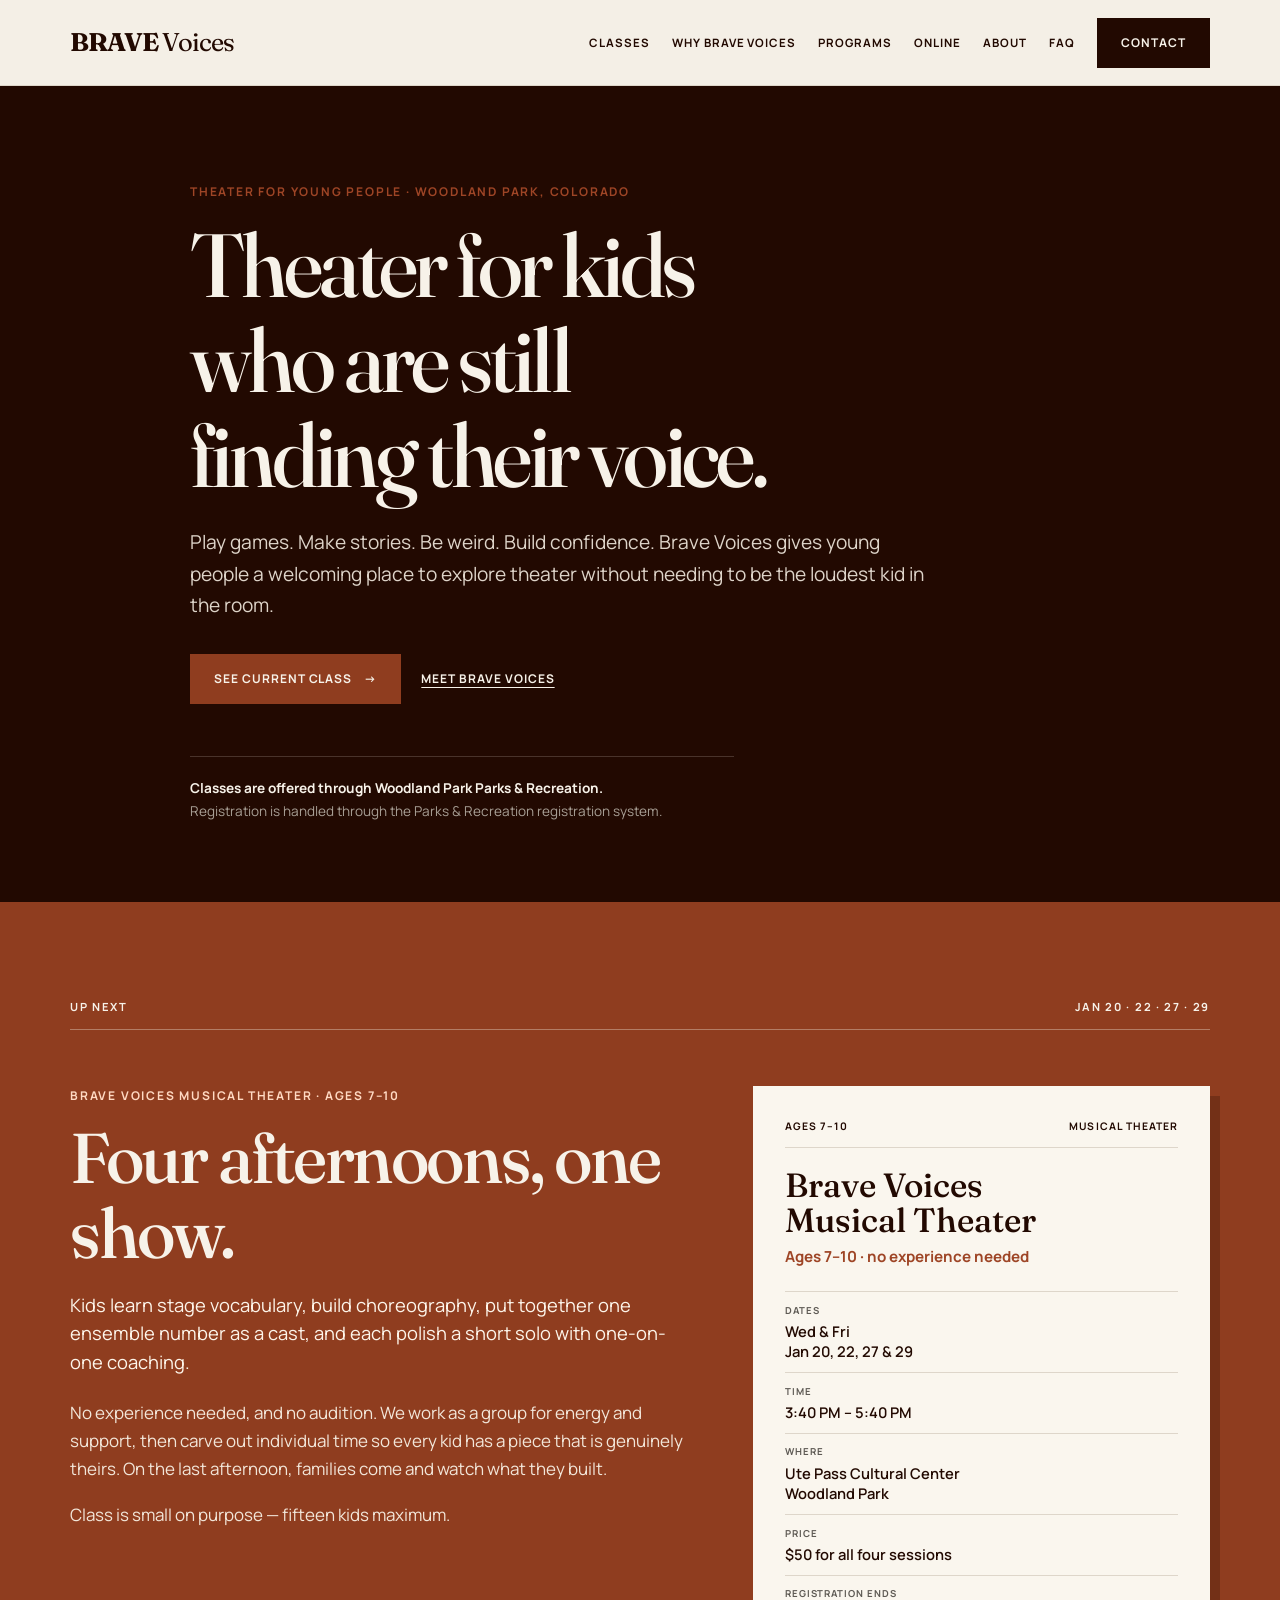
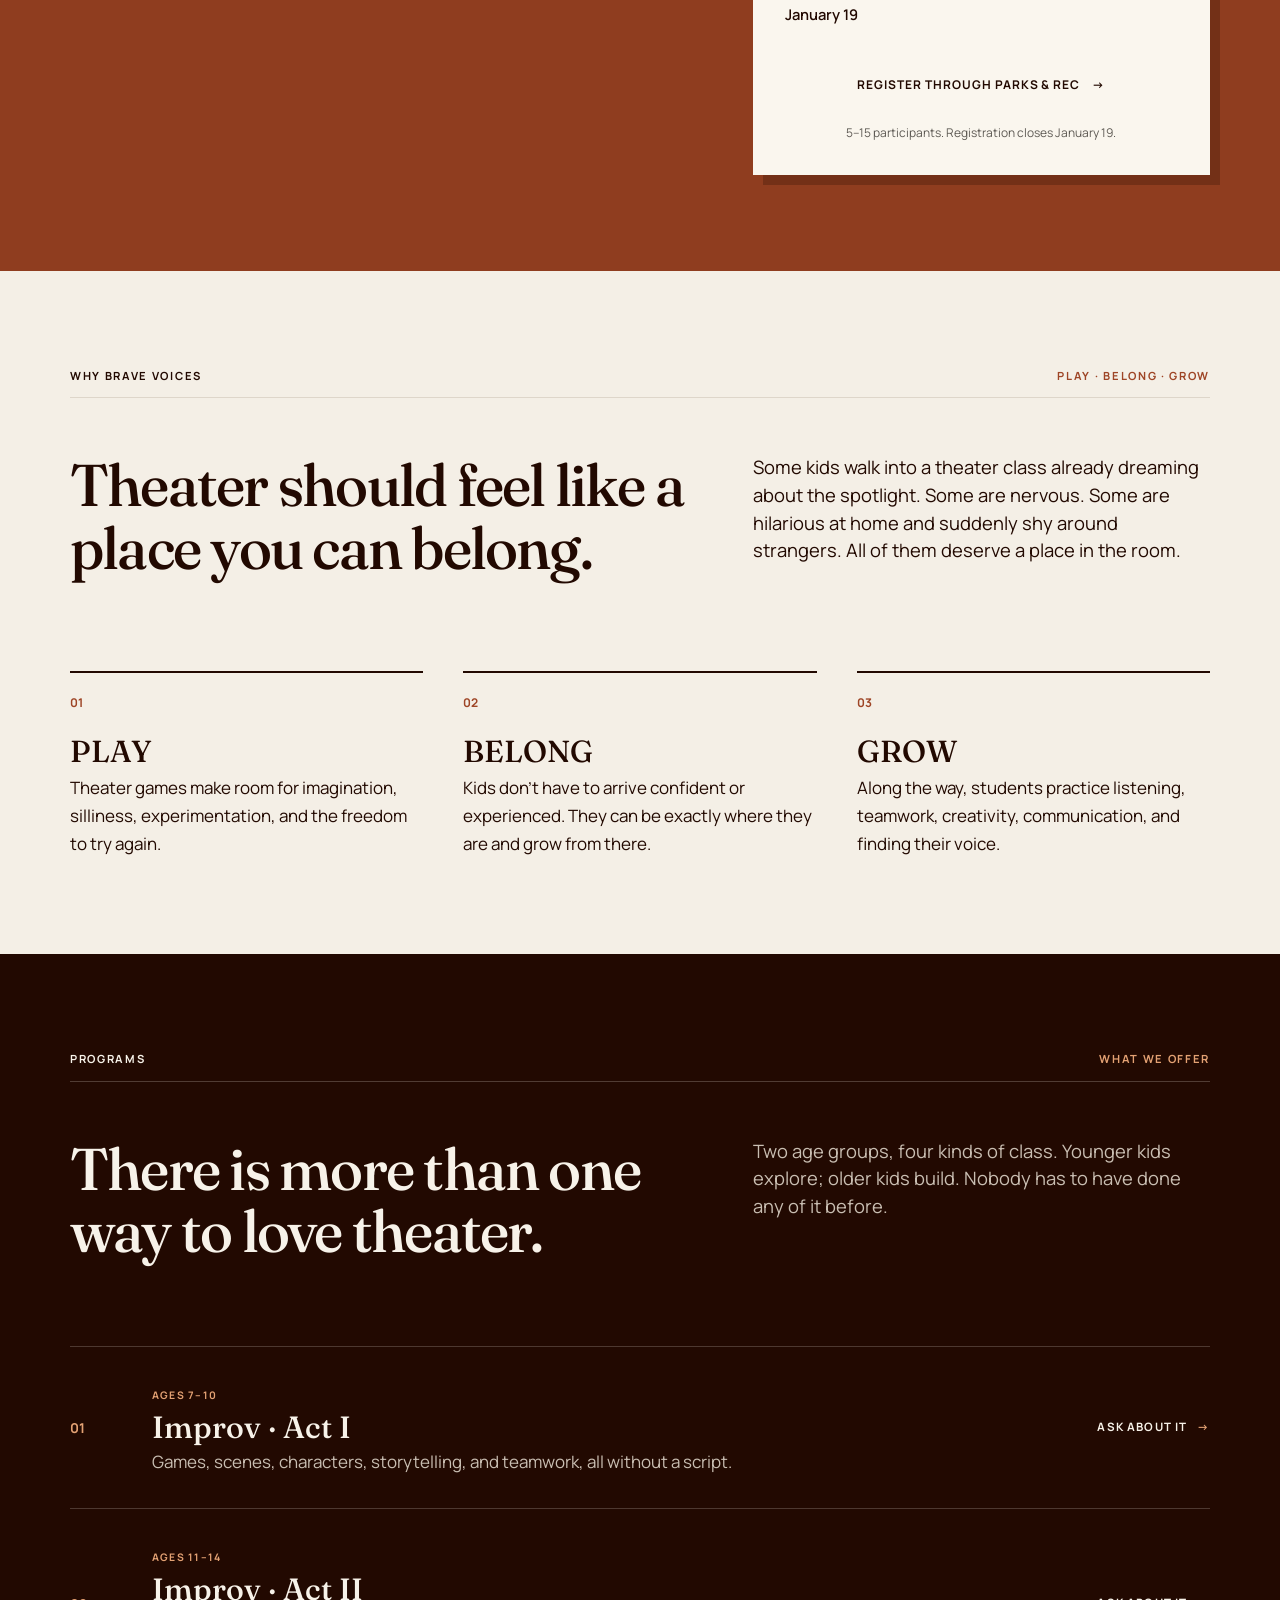
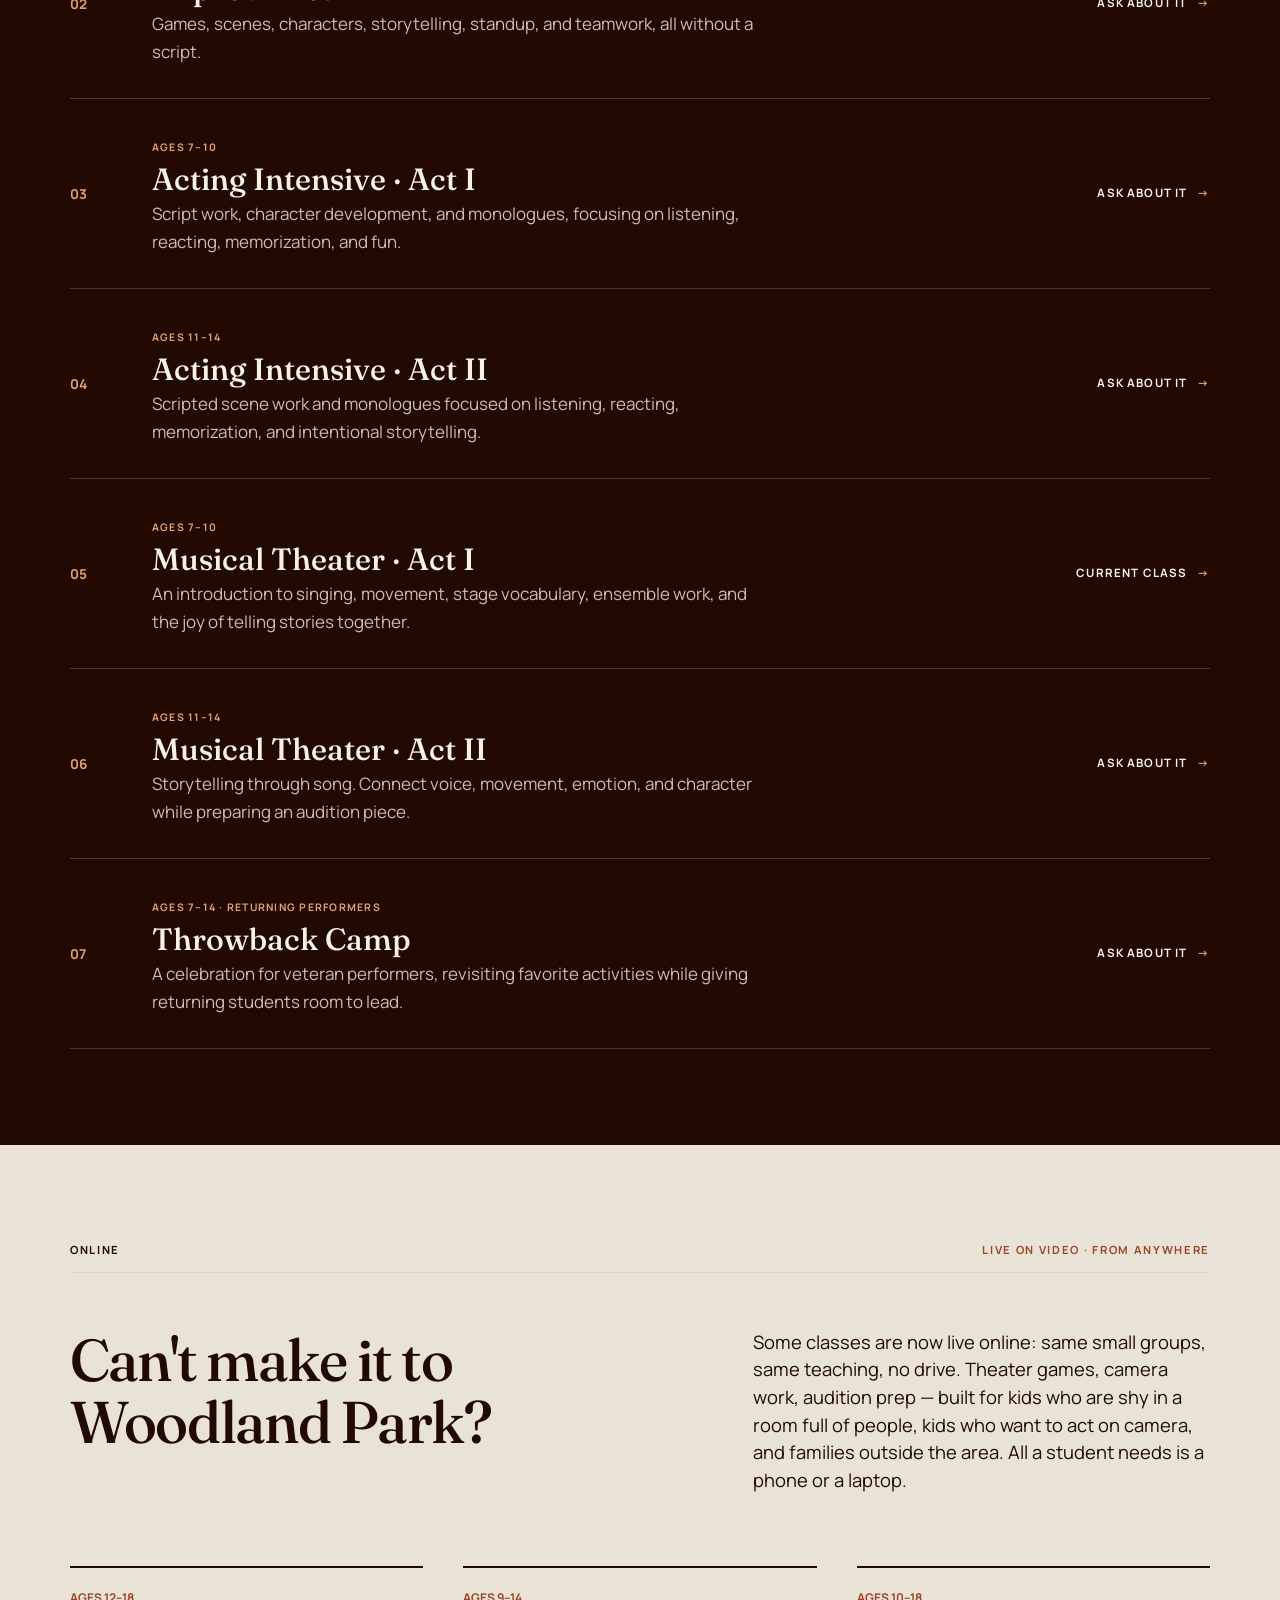
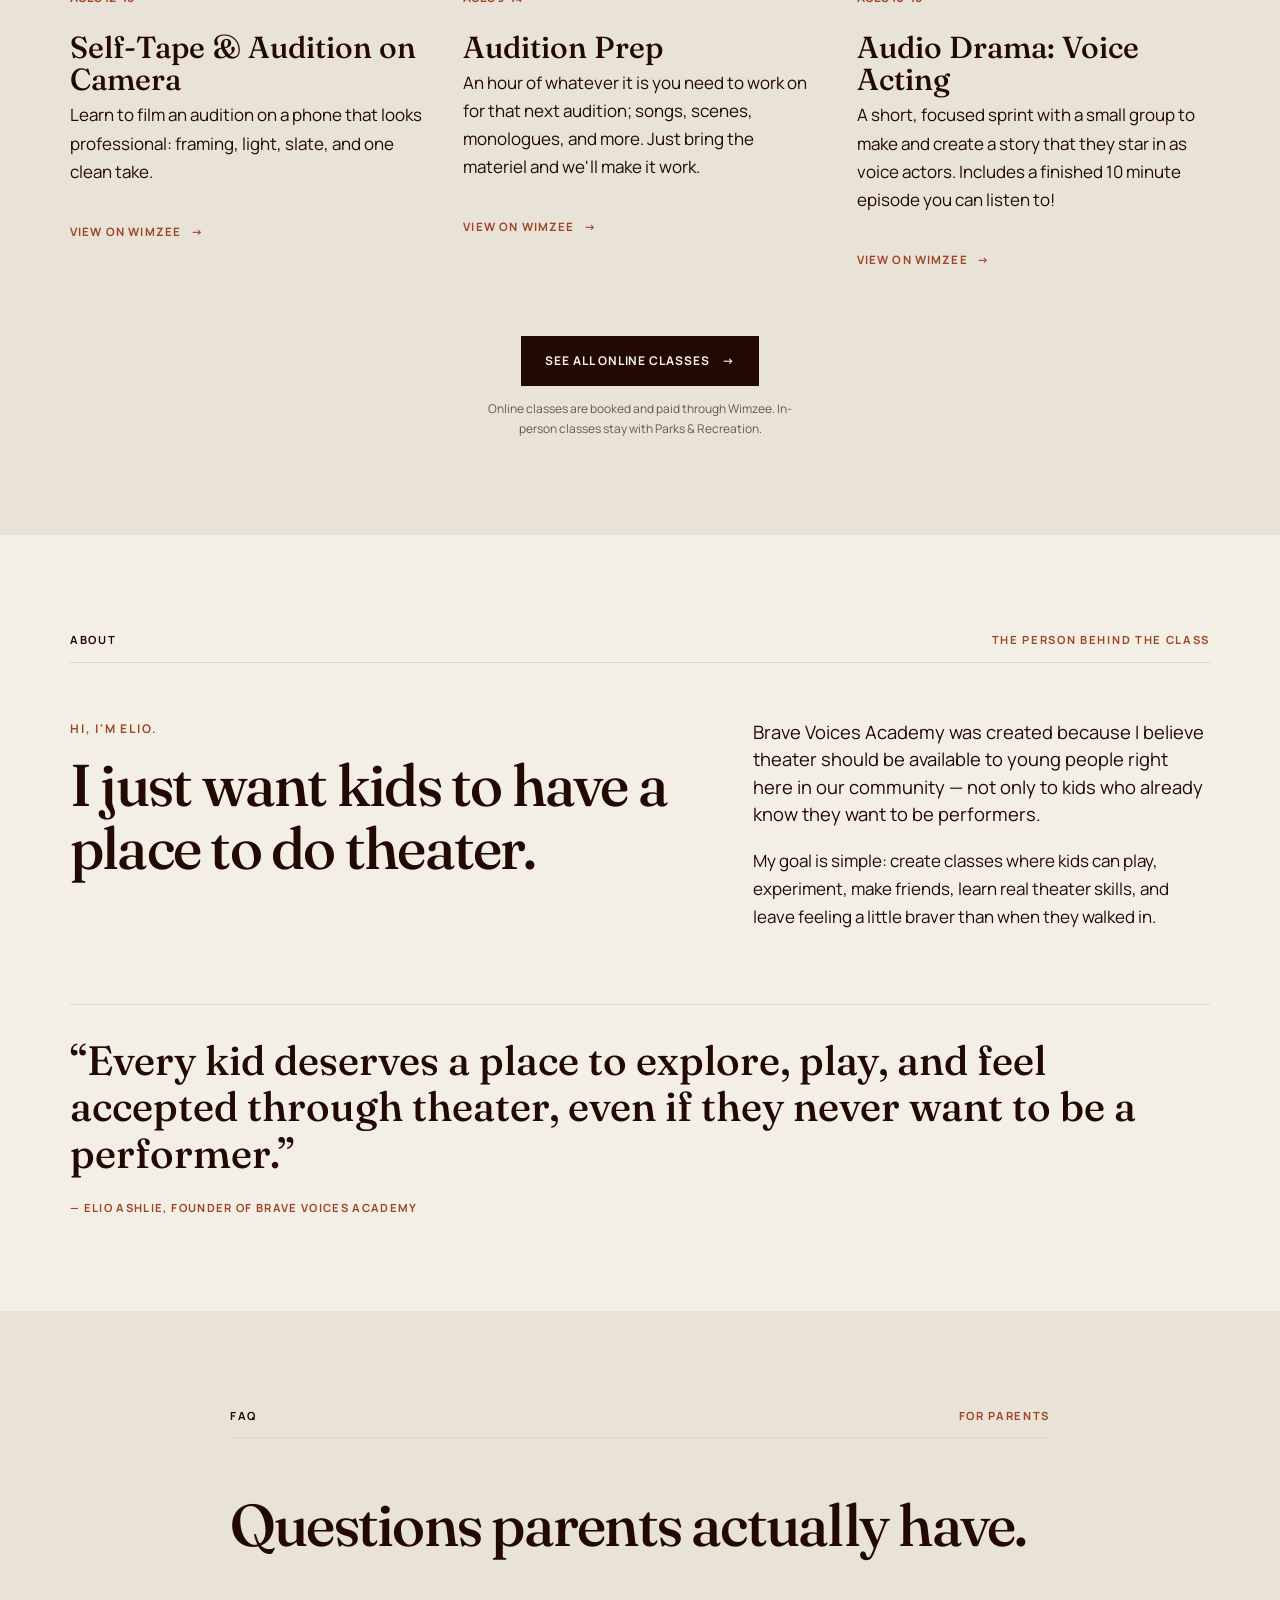
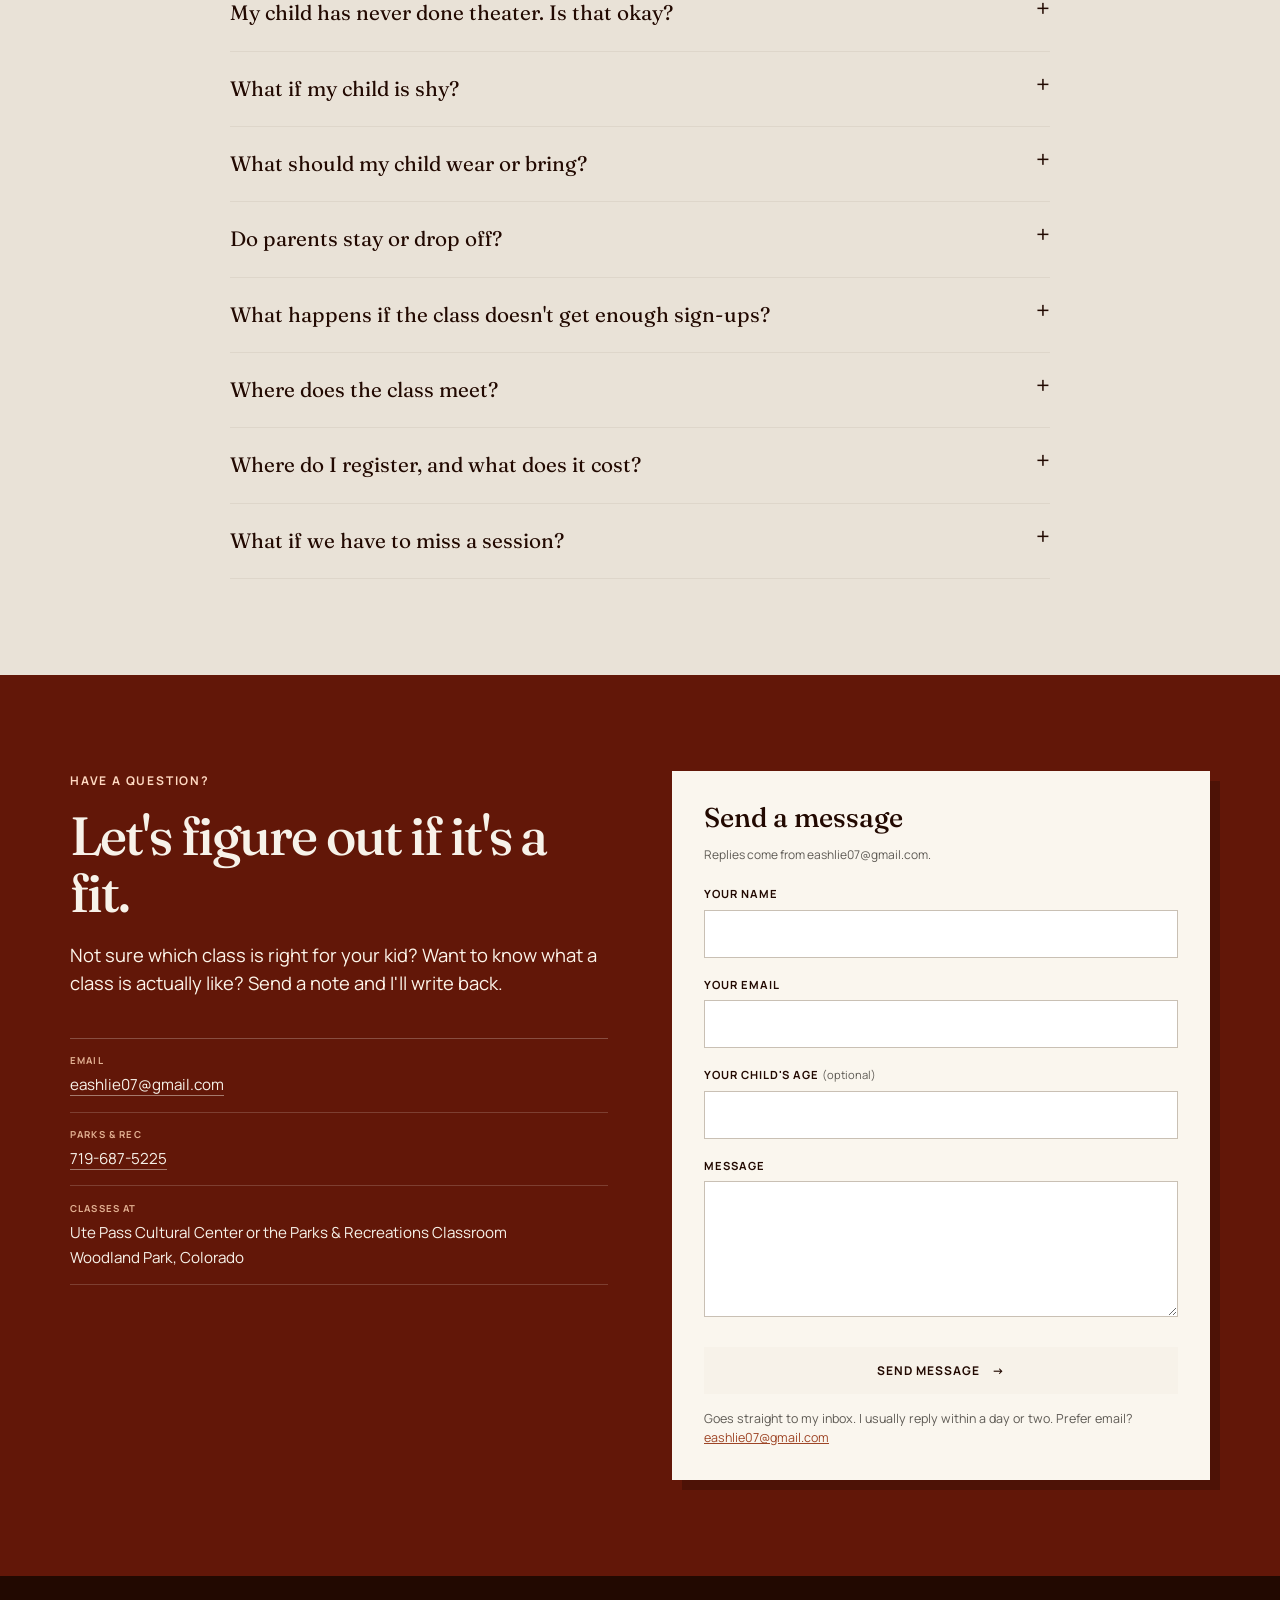
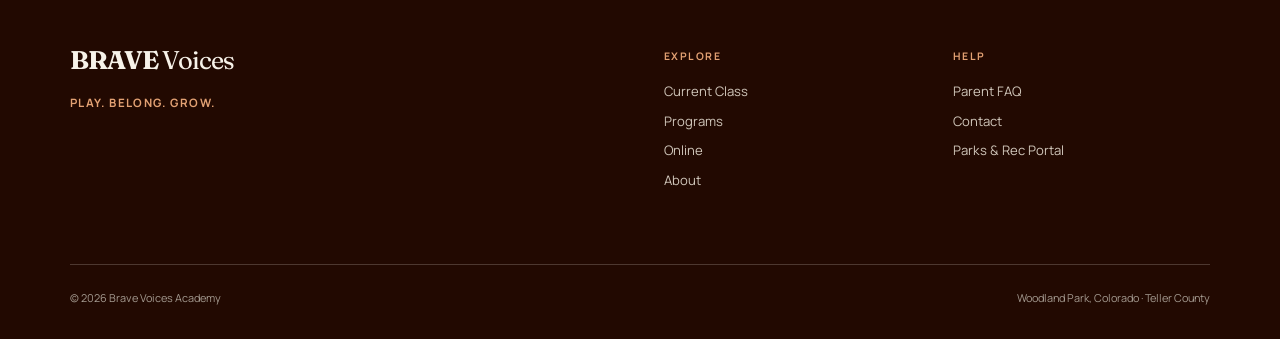
<file: index.html>
<!DOCTYPE html>
<html lang="en">
<head>
  <meta charset="UTF-8">
  <meta name="viewport" content="width=device-width, initial-scale=1.0">

  <!-- ✏️ EDIT: page title and description. Keep them under ~60 and ~155 characters. -->
  <title>Brave Voices Academy | Theater Classes for Kids in Woodland Park, CO</title>
  <meta name="description" content="Playful, welcoming theater classes for kids ages 7–14 in Woodland Park. Offered through Woodland Park Parks & Recreation. No experience or audition needed.">

  <link rel="icon" type="image/x-icon" href="imgs/favicon.ico">
  <meta name="theme-color" content="#220901">

  <!-- Social preview. ✏️ EDIT the image path once you add imgs/share-image.png (1200×630) -->
  <meta property="og:type" content="website">
  <meta property="og:title" content="Brave Voices Academy — Theater for kids in Woodland Park">
  <meta property="og:description" content="Theater for kids who are still finding their voice. Classes through Woodland Park Parks & Recreation.">
  <meta property="og:url" content="https://bravevoices.pages.dev/">
  <meta property="og:image" content="imgs/share-image.png">
  <meta name="twitter:card" content="summary_large_image">

  <link rel="preconnect" href="https://fonts.googleapis.com">
  <link rel="preconnect" href="https://fonts.gstatic.com" crossorigin>
  <link href="https://fonts.googleapis.com/css2?family=Fraunces:opsz,wght@9..144,400;9..144,500;9..144,600;9..144,700&family=Manrope:wght@400;500;600;700&display=swap" rel="stylesheet">
  <link rel="stylesheet" href="style.css">
</head>

<body>
<a class="skip-link" href="#main">Skip to content</a>

<header class="site-header">
  <div class="container nav-wrap">
    <a href="#" class="brand">BRAVE <span>Voices</span></a>

    <!-- Desktop navigation -->
    <nav class="site-nav" aria-label="Main">
      <a href="#classes">Classes</a>
      <a href="#why">Why Brave Voices</a>
      <a href="#programs">Programs</a>
      <a href="#online">Online</a>
      <a href="#about">About</a>
      <a href="#faq">FAQ</a>
      <a href="#contact" class="btn btn-dark">Contact</a>
    </nav>

    <!-- Mobile navigation: opens and closes with no JavaScript -->
    <details class="nav-mobile">
      <summary aria-label="Menu"><span class="bars" aria-hidden="true"></span>Menu</summary>
      <nav aria-label="Mobile">
        <a href="#classes">Classes</a>
        <a href="#why">Why Brave Voices</a>
        <a href="#programs">Programs</a>
        <a href="#online">Online</a>
        <a href="#about">About</a>
        <a href="#faq">FAQ</a>
        <a href="#contact">Contact</a>
      </nav>
    </details>
  </div>
</header>

<main id="main">

  <!-- ============================================================
       HERO  ✏️ EDIT: the headline and first paragraph
  ============================================================= -->
  <section class="hero dark">
    <div class="container hero-content">
      <p class="eyebrow">THEATER FOR YOUNG PEOPLE · WOODLAND PARK, COLORADO</p>
      <h1>Theater for kids<br>who are still<br>finding their voice.</h1>
      <p class="lead">
        Play games. Make stories. Be weird. Build confidence. Brave Voices gives young people a
        welcoming place to explore theater without needing to be the loudest kid in the room.
      </p>
      <div class="button-group">
        <a href="#classes" class="btn btn-terracotta">See current class <span aria-hidden="true">→</span></a>
        <a href="#about" class="text-link">Meet Brave Voices</a>
      </div>
      <div class="hero-footnote">
        <strong>Classes are offered through Woodland Park Parks &amp; Recreation.</strong>
        Registration is handled through the Parks &amp; Recreation registration system.
      </div>
    </div>
  </section>

  <!-- ============================================================
       CURRENT CLASS
       ✏️ THIS IS THE MAIN THING YOU WILL EDIT EACH SEASON.
       Change the six lines marked EDIT below, save, and publish.
       If there is no class scheduled, read the note just
       below the section tag — there is a ready-made message
       to use instead.
  ============================================================= -->
  <section class="section band-terracotta" id="classes">
    <div class="container">
      <div class="section-tag light-tag">
        <span>UP NEXT</span>
        <!-- ✏️ EDIT: the dates, written the same way -->
        <span>JAN 20 · 22 · 27 · 29</span>
      </div>

      <div class="two-col">
        <div>
          <!-- ✏️ EDIT: ages and class name -->
          <p class="eyebrow light-ink">BRAVE VOICES MUSICAL THEATER · AGES 7–10</p>
          <!-- ✏️ EDIT: the short title -->
          <h2 class="display-title">Four afternoons, one show.</h2>
          <p class="lead-text-light">
            Kids learn stage vocabulary, build choreography, put together one ensemble number as a
            cast, and each polish a short solo with one-on-one coaching.
          </p>
          <p class="light-body">
            No experience needed, and no audition. We work as a group for energy and support, then
            carve out individual time so every kid has a piece that is genuinely theirs. On the last
            afternoon, families come and watch what they built.
          </p>
          <p class="light-body">
            Class is small on purpose — fifteen kids maximum.
          </p>
        </div>

        <!-- Class info card -->
        <aside class="class-card">
          <div class="card-header">
            <!-- ✏️ EDIT: ages and class type -->
            <span>AGES 7–10</span>
            <span>MUSICAL THEATER</span>
          </div>
          <!-- ✏️ EDIT -->
          <h3>Brave Voices<br>Musical Theater</h3>
          <p class="card-subtitle">Ages 7–10 · no experience needed</p>

          <dl class="card-specs">
            <div>
              <dt>DATES</dt>
              <!-- ✏️ EDIT -->
              <dd>Wed &amp; Fri<br>Jan 20, 22, 27 &amp; 29</dd>
            </div>
            <div>
              <dt>TIME</dt>
              <!-- ✏️ EDIT -->
              <dd>3:40 PM – 5:40 PM</dd>
            </div>
            <div>
              <dt>WHERE</dt>
              <!-- ✏️ EDIT -->
              <dd>Ute Pass Cultural Center<br>Woodland Park</dd>
            </div>
            <div>
              <dt>PRICE</dt>
              <!-- ✏️ EDIT -->
              <dd>$50 for all four sessions</dd>
            </div>
            <div>
              <dt>REGISTRATION ENDS</dt>
              <!-- ✏️ EDIT -->
              <dd>January 19</dd>
            </div>
          </dl>

          <!-- ✏️ EDIT: the registration link goes here -->
          <a href="https://secure.rec1.com/CO/woodland-park-co/catalog"
             target="_blank" rel="noopener noreferrer" class="btn btn-full">
            Register through Parks &amp; Rec <span aria-hidden="true">→</span>
          </a>
          <p class="micro-text">5–15 participants. Registration closes January 19.</p>
        </aside>
      </div>

      <!-- ==========================================================
           DELETE THIS CLASS (when a class is over and nothing is booked)

           1. Find these two markers in the file:
                <div class="two-col">
                  <div>
                    ...
                  </div>
                  <aside class="class-card">
                    ...
                  </aside>
                </div>
           2. Delete that whole block, from <div class="two-col">
              down to its closing </div> just above the comment below.
           3. Remove the comment marks around the block underneath
              (select it, then press Ctrl + / in most editors).
           4. Change the two dates in the section tag to say
              something like  NO CLASS SCHEDULED
      =========================================================== -->

      <!-- EMPTY STATE START
      <div class="two-col">
        <div>
          <p class="eyebrow light-ink">BETWEEN CLASSES</p>
          <h2 class="display-title">Nothing on the calendar right now.</h2>
          <p class="lead-text-light">
            The next Brave Voices class is being finalised with Woodland Park Parks &amp; Recreation.
            Leave your email below and I'll write to you the moment the dates are set — before it
            goes on the flyers.
          </p>
          <a href="#contact" class="btn btn-cream">Tell me when it's scheduled <span aria-hidden="true">→</span></a>
        </div>
      </div>
      EMPTY STATE END -->
    </div>
  </section>

  <!-- ============================================================
       WHY  ✏️ EDIT freely — leave the three cards in place
  ============================================================= -->
  <section class="section" id="why">
    <div class="container">
      <div class="section-tag">
        <span>WHY BRAVE VOICES</span>
        <span>PLAY · BELONG · GROW</span>
      </div>

      <div class="two-col">
        <h2 class="section-title">Theater should feel like a place you can belong.</h2>
        <p class="lead-text">
          Some kids walk into a theater class already dreaming about the spotlight. Some are nervous.
          Some are hilarious at home and suddenly shy around strangers. All of them deserve a place
          in the room.
        </p>
      </div>

      <div class="three-col-cards">
        <article>
          <span class="step-num">01</span>
          <h3>PLAY</h3>
          <p>Theater games make room for imagination, silliness, experimentation, and the freedom to try again.</p>
        </article>
        <article>
          <span class="step-num">02</span>
          <h3>BELONG</h3>
          <p>Kids don't have to arrive confident or experienced. They can be exactly where they are and grow from there.</p>
        </article>
        <article>
          <span class="step-num">03</span>
          <h3>GROW</h3>
          <p>Along the way, students practice listening, teamwork, creativity, communication, and finding their voice.</p>
        </article>
      </div>
    </div>
  </section>

  <!-- ============================================================
       PROGRAMS  ✏️ EDIT the descriptions. To add a program,
       copy one whole <article> block and change the words.
       Delete an <article> to remove it.
  ============================================================= -->
  <section class="section dark" id="programs">
    <div class="container">
      <div class="section-tag dark-tag">
        <span>PROGRAMS</span>
        <span>WHAT WE OFFER</span>
      </div>

      <div class="two-col">
        <h2 class="section-title">There is more than one way to love theater.</h2>
        <p class="lead-text muted-text">
          Two age groups, four kinds of class. Younger kids explore; older kids build. Nobody has to
          have done any of it before.
        </p>
      </div>

      <div class="program-rows">

        <article class="program-item">
          <span class="prog-index">01</span>
          <div class="prog-details">
            <span class="badge">AGES 7–10</span>
            <h3>Improv · Act I</h3>
            <p>Games, scenes, characters, storytelling, and teamwork, all without a script.</p>
          </div>
          <a href="#contact" class="prog-link">Ask about it <span aria-hidden="true">→</span></a>
        </article>

        <article class="program-item">
          <span class="prog-index">02</span>
          <div class="prog-details">
            <span class="badge">AGES 11–14</span>
            <h3>Improv · Act II</h3>
            <p>Games, scenes, characters, storytelling, standup, and teamwork, all without a script.</p>
          </div>
          <a href="#contact" class="prog-link">Ask about it <span aria-hidden="true">→</span></a>
        </article>

        <article class="program-item">
          <span class="prog-index">03</span>
          <div class="prog-details">
            <span class="badge">AGES 7–10</span>
            <h3>Acting Intensive · Act I</h3>
            <p>Script work, character development, and monologues, focusing on listening, reacting, memorization, and fun.</p>
          </div>
          <a href="#contact" class="prog-link">Ask about it <span aria-hidden="true">→</span></a>
        </article>

        <article class="program-item">
          <span class="prog-index">04</span>
          <div class="prog-details">
            <span class="badge">AGES 11–14</span>
            <h3>Acting Intensive · Act II</h3>
            <p>Scripted scene work and monologues focused on listening, reacting, memorization, and intentional storytelling.</p>
          </div>
          <a href="#contact" class="prog-link">Ask about it <span aria-hidden="true">→</span></a>
        </article>

        <article class="program-item">
          <span class="prog-index">05</span>
          <div class="prog-details">
            <span class="badge">AGES 7–10</span>
            <h3>Musical Theater · Act I</h3>
            <p>An introduction to singing, movement, stage vocabulary, ensemble work, and the joy of telling stories together.</p>
          </div>
          <a href="#classes" class="prog-link">Current class <span aria-hidden="true">→</span></a>
        </article>

        <article class="program-item">
          <span class="prog-index">06</span>
          <div class="prog-details">
            <span class="badge">AGES 11–14</span>
            <h3>Musical Theater · Act II</h3>
            <p>Storytelling through song. Connect voice, movement, emotion, and character while preparing an audition piece.</p>
          </div>
          <a href="#contact" class="prog-link">Ask about it <span aria-hidden="true">→</span></a>
        </article>

        <article class="program-item">
          <span class="prog-index">07</span>
          <div class="prog-details">
            <span class="badge">AGES 7–14 · RETURNING PERFORMERS</span>
            <h3>Throwback Camp</h3>
            <p>A celebration for veteran performers, revisiting favorite activities while giving returning students room to lead.</p>
          </div>
          <a href="#contact" class="prog-link">Ask about it <span aria-hidden="true">→</span></a>
        </article>

      </div>
    </div>
  </section>


  <!-- ============================================================
       ONLINE CLASSES  ✏️ EDIT: this whole section is yours.

       BEFORE YOU PUBLISH: replace the Wimzee address in the two
       places marked "WIMZEE LINK" with your own profile address.

       TO EDIT A CLASS: change the age badge, the title, and the
       sentence under it. Leave the <a> line alone.

       TO ADD A CLASS: copy one whole <article> block, paste it
       after the last one, and change the words.

       TO HIDE THE WHOLE SECTION (no online classes right now):
       put <!-- on the line above <section and on the line
       after </section>, and nothing else needs to change. 
  ============================================================= -->
  <section class="section faq-bg" id="online">
    <div class="container">
      <div class="section-tag">
        <span>ONLINE</span>
        <span>LIVE ON VIDEO · FROM ANYWHERE</span>
      </div>

      <div class="two-col">
        <h2 class="section-title">Can't make it to Woodland Park?</h2>
        <p class="lead-text">
          Some classes are now live online: same small groups, same teaching, no drive.
          Theater games, camera work, audition prep — built for kids who are shy in a
          room full of people, kids who want to act on camera, and families outside the
          area. All a student needs is a phone or a laptop.
        </p>
      </div>

      <div class="three-col-cards">

        <article>
          <span class="step-num">AGES 12–18</span>
          <h3>Self-Tape &amp; Audition on Camera</h3>
          <p>Learn to film an audition on a phone that looks professional: framing, light, slate, and one clean take.</p>
          <!-- WIMZEE LINK -->
          <a class="online-card-link" href="https://wimzee1.mysharetribe.com/" target="_blank" rel="noopener noreferrer">View on Wimzee <span aria-hidden="true">→</span></a>
        </article>

        <article>
          <span class="step-num">AGES 9–14</span>
          <h3>Audition Prep</h3>
          <p>An hour of whatever it is you need to work on for that next audition; songs, scenes, monologues, and more. Just bring the materiel and we'll make it work.</p>
          <!-- WIMZEE LINK -->
          <a class="online-card-link" href="https://wimzee1.mysharetribe.com/u/6b00d610-3701-437c-a354-07237281b87d" target="_blank" rel="noopener noreferrer">View on Wimzee <span aria-hidden="true">→</span></a>
        </article>

        <article>
          <span class="step-num">AGES 10–18</span>
          <h3>Audio Drama: Voice Acting</h3>
          <p>A short, focused sprint with a small group to make and create a story that they star in as voice actors. Includes a finished 10 minute episode you can listen to!</p>
          <!-- WIMZEE LINK -->
          <a class="online-card-link" href="https://wimzee1.mysharetribe.com/u/6b00d610-3701-437c-a354-07237281b87d" target="_blank" rel="noopener noreferrer">View on Wimzee <span aria-hidden="true">→</span></a>
        </article>

      </div>

      <div class="online-cta">
        <a href="https://wimzee1.mysharetribe.com/u/6b00d610-3701-437c-a354-07237281b87d" target="_blank" rel="noopener noreferrer" class="btn btn-dark">See all online classes <span aria-hidden="true">→</span></a>
        <p class="micro-text">Online classes are booked and paid through Wimzee. In-person classes stay with Parks &amp; Recreation.</p>
      </div>
    </div>
  </section>

  <!-- ============================================================
       PHOTOS — ready to switch on.
       Put your image files in the imgs folder, then remove the
       comment marks around this whole section (select it and press
       Ctrl + / ). Replace each filename with yours.
       Caption each photo with what it shows — that's what screen
       readers read out, and it's good for search.

  <section class="section" id="photos">
    <div class="container">
      <div class="section-tag">
        <span>IN THE ROOM</span>
        <span>WHAT A CLASS LOOKS LIKE</span>
      </div>
      <div class="photo-grid">
        <figure>
          <img src="imgs/photo-1.jpg" alt="Kids sitting in a circle on the floor playing a theater game.">
        </figure>
        <figure>
          <img src="imgs/photo-2.jpg" alt="Scripts and pencils spread across chairs before a class starts.">
        </figure>
        <figure>
          <img src="imgs/photo-3.jpg" alt="A performer mid-gesture in front of the group at the Ute Pass Cultural Center.">
        </figure>
      </div>
      <blockquote class="quote-box">
        <p>“He came home talking about it for two hours.”</p>
        <cite>— Parent, October acting intensive</cite>
      </blockquote>
    </div>
  </section>
  ============================================================= -->

  <!-- ============================================================
       ABOUT  ✏️ EDIT freely
  ============================================================= -->
  <section class="section" id="about">
    <div class="container">
      <div class="section-tag">
        <span>ABOUT</span>
        <span>THE PERSON BEHIND THE CLASS</span>
      </div>

      <div class="two-col">
        <div>
          <p class="eyebrow">HI, I'M ELIO.</p>
          <h2 class="section-title">I just want kids to have a place to do theater.</h2>
        </div>
        <div>
          <p class="lead-text">
            Brave Voices Academy was created because I believe theater should be available to young
            people right here in our community — not only to kids who already know they want to be
            performers.
          </p>
          <p>
            My goal is simple: create classes where kids can play, experiment, make friends, learn real
            theater skills, and leave feeling a little braver than when they walked in.
          </p>
        </div>
      </div>

      <blockquote class="quote-box">
        <p>“Every kid deserves a place to explore, play, and feel accepted through theater, even if they never want to be a performer.”</p>
        <cite>— Elio Ashlie, Founder of Brave Voices Academy</cite>
      </blockquote>
    </div>
  </section>

  <!-- ============================================================
       FAQ  ✏️ To add a question, copy one <details> block
       (from <details> to </details>) and change the words.
  ============================================================= -->
  <section class="section faq-bg" id="faq">
    <div class="container narrow">
      <div class="section-tag">
        <span>FAQ</span>
        <span>FOR PARENTS</span>
      </div>
      <h2 class="section-title">Questions parents actually have.</h2>

      <div class="faq-accordion">
        <details>
          <summary>My child has never done theater. Is that okay?</summary>
          <p>Absolutely. Classes are designed to welcome beginners as well as kids with previous experience. No audition, ever.</p>
        </details>
        <details>
          <summary>What if my child is shy?</summary>
          <p>That's okay too. Kids are never required to walk in already confident. Theater games give students small, playful ways to participate and build comfort over time — nobody is put on the spot.</p>
        </details>
        <details>
          <summary>What should my child wear or bring?</summary>
          <p>Clothes they can move in and closed-toe shoes. Bring a water bottle. No costumes, no scripts, nothing to buy.</p>
        </details>
        <details>
          <summary>Do parents stay or drop off?</summary>
          <p>Drop off and pick up. On the last day of a class, families are invited to come in and watch what the kids built.</p>
        </details>
        <details>
          <summary>What happens if the class doesn't get enough sign-ups?</summary>
          <p>Classes need a minimum of five kids to run. If it doesn't fill, I'll tell you as early as I can and the class is cancelled rather than run short. Parks &amp; Recreation refunds registration fees for a cancelled class.</p>
        </details>
        <details>
          <summary>Where does the class meet?</summary>
          <p>We usually meet in one of two places: the Parks & Recreation classroom in Woodland Park, or the Ute Pass Cultural Center. Parks & Recreation handles the room booking.</p>
        </details>
        <details>
          <summary>Where do I register, and what does it cost?</summary>
          <p>Registration goes through Woodland Park Parks &amp; Recreation, either online or by phone at 719-687-5225. The fee listed on each class covers the whole course.</p>
        </details>
        <details>
          <summary>What if we have to miss a session?</summary>
          <p>Tell me beforehand and I'll make sure your child isn't behind. Each class is built so a missed afternoon doesn't break the final piece.</p>
        </details>
      </div>
    </div>
  </section>

  <!-- ============================================================
       CONTACT
       The form sends for real: it posts to /api/contact, which is a
       tiny Cloudflare function (in the functions folder) that emails
       you through Resend. The visitor stays on the page.
       ✏️ EDIT: your email address appears three places — the visible
       contact details, the confirmation line, and TO_ADDRESS in
       Cloudflare. Change all three if it ever changes.
  ============================================================= -->
  <section class="section contact-section" id="contact">
    <div class="container">
      <div class="contact-grid">

        <div class="contact-intro">
          <p class="eyebrow light-ink">HAVE A QUESTION?</p>
          <h2 class="display-title">Let's figure out if it's a fit.</h2>
          <p class="lead-text-light">
            Not sure which class is right for your kid? Want to know what a class is actually like?
            Send a note and I'll write back.
          </p>
          <dl class="contact-facts">
            <div>
              <dt>EMAIL</dt>
              <dd><a href="mailto:eashlie07@gmail.com">eashlie07@gmail.com</a></dd>
            </div>
            <div>
              <dt>PARKS &amp; REC</dt>
              <dd><a href="tel:+17196875225">719-687-5225</a></dd>
            </div>
            <div>
              <dt>CLASSES AT</dt>
              <dd>Ute Pass Cultural Center or the Parks & Recreations Classroom<br>Woodland Park, Colorado</dd>
            </div>
          </dl>
        </div>

        <div class="contact-card">
          <h3>Send a message</h3>
          <p class="micro-text">Replies come from eashlie07@gmail.com.</p>

          <form id="contact-form" novalidate>
            <label for="name">Your name</label>
            <input type="text" id="name" name="name" autocomplete="name" required>

            <label for="email">Your email</label>
            <input type="email" id="email" name="email" autocomplete="email" required>

            <label for="kid">Your child's age <span class="optional">(optional)</span></label>
            <input type="text" id="kid" name="kid" inputmode="numeric">

            <label for="message">Message</label>
            <textarea id="message" name="message" rows="5" required></textarea>

            <!-- Spam trap. People never see this; bots fill it in. -->
            <div class="hp" aria-hidden="true">
              <label for="website">Leave this empty</label>
              <input type="text" id="website" name="website" tabindex="-1" autocomplete="off">
            </div>

            <button type="submit" class="btn btn-cream btn-full" id="contact-submit">
              Send message <span aria-hidden="true">→</span>
            </button>

            <p class="form-status" id="contact-status" role="status" aria-live="polite"></p>

            <p class="form-note">
              Goes straight to my inbox. I usually reply within a day or two.
              Prefer email? <a href="mailto:eashlie07@gmail.com">eashlie07@gmail.com</a>
            </p>
          </form>
        </div>

      </div>
    </div>
  </section>

</main>

<footer class="site-footer">
  <div class="container footer-grid">
    <div>
      <a href="#" class="brand">BRAVE <span>Voices</span></a>
      <p class="footer-tagline">Play. Belong. Grow.</p>
    </div>
    <div class="footer-links">
      <div>
        <strong>EXPLORE</strong>
        <a href="#classes">Current Class</a>
        <a href="#programs">Programs</a>
        <a href="#online">Online</a>
        <a href="#about">About</a>
      </div>
      <div>
        <strong>HELP</strong>
        <a href="#faq">Parent FAQ</a>
        <a href="#contact">Contact</a>
        <a href="https://secure.rec1.com/CO/woodland-park-co/catalog" target="_blank" rel="noopener noreferrer">Parks &amp; Rec Portal</a>
      </div>
    </div>
  </div>
  <div class="container footer-bottom">
    <span>© 2026 Brave Voices Academy</span>
    <span>Woodland Park, Colorado · Teller County</span>
  </div>
</footer>

<script>
/* Contact form. Posts to /api/contact, which emails you.
   If that ever fails, the visitor gets the direct address instead
   of a dead button. */
(function () {
  var form   = document.getElementById('contact-form');
  var status = document.getElementById('contact-status');
  var button = document.getElementById('contact-submit');

  form.addEventListener('submit', function (e) {
    e.preventDefault();

    var name    = document.getElementById('name').value.trim();
    var email   = document.getElementById('email').value.trim();
    var kid     = document.getElementById('kid').value.trim();
    var message = document.getElementById('message').value.trim();
    var trap    = document.getElementById('website').value.trim();

    var valid = /.+@.+\..+/.test(email);
    if (!name || !valid || !message) {
      status.className = 'form-status is-error';
      status.textContent = 'Please add your name, a valid email, and a message.';
      return;
    }

    button.disabled = true;
    button.textContent = 'Sending…';
    status.className = 'form-status';
    status.textContent = '';

    fetch('/api/contact', {
      method: 'POST',
      headers: { 'content-type': 'application/json' },
      body: JSON.stringify({ name: name, email: email, kid: kid, message: message, website: trap })
    })
      .then(function (res) { return res.json().then(function (d) { return { ok: res.ok, d: d }; }); })
      .then(function (r) {
        if (r.ok && r.d.ok) {
          form.reset();
          status.className = 'form-status is-ok';
          status.textContent = 'Thank you — your message is on its way. I\u2019ll reply to ' + email + '.';
        } else {
          throw new Error((r.d && r.d.error) || 'failed');
        }
      })
      .catch(function () {
        status.className = 'form-status is-error';
        status.innerHTML = 'That didn\u2019t go through. Please email ' +
          '<a href="mailto:eashlie07@gmail.com">eashlie07@gmail.com</a> directly.';
      })
      .finally(function () {
        button.disabled = false;
        button.textContent = 'Send message \u2192';
      });
  });
})();
</script>

</body>
</html>
</file>
<file: style.css>
/* =========================================================
   BRAVE VOICES ACADEMY
   One stylesheet. Colours live in the block below — change a
   value there and it changes everywhere on the site.
========================================================= */

:root {
  /* ---- COLOURS ---- */
  --ink:            #220901;  /* darkest brown, body text and dark sections */
  --paper:          #f4efe6;  /* page background */
  --paper-alt:      #e9e2d7;  /* alternating section background */
  --card:           #faf6ee;  /* class card and form background */
  --cream:          #f7f2e9;  /* text on dark backgrounds */
  --line:           #ded6ca;  /* hairlines and borders */
  --muted:          #5e5a54;  /* small secondary text */
  --accent:         #9E4526;  /* terracotta for text and links on light */
  --accent-band:    #8f3d1f;  /* terracotta for large background bands */
  --burgundy:       #621708;  /* deep red, contact section */
  --focus:          #d98b3f;  /* keyboard focus ring */

  /* ---- TYPE ---- */
  --serif: "Fraunces", Georgia, serif;
  --sans:  "Manrope", system-ui, -apple-system, sans-serif;
  --max-w: 1140px;
}

/* ---------- RESET & BASE ---------- */
*, *::before, *::after { box-sizing: border-box; margin: 0; padding: 0; }

html {
  scroll-behavior: smooth;
  scroll-padding-top: 5.5rem;
  -webkit-text-size-adjust: 100%;
}

body {
  background: var(--paper);
  color: var(--ink);
  font-family: var(--sans);
  font-size: 17px;
  line-height: 1.65;
}

h1, h2, h3, blockquote { font-family: var(--serif); font-weight: 500; line-height: 1.06; }

p { margin-bottom: 1.15rem; }
p:last-child { margin-bottom: 0; }
a { color: inherit; }
img { max-width: 100%; height: auto; display: block; }

:focus-visible {
  outline: 3px solid var(--focus);
  outline-offset: 3px;
}

.skip-link {
  position: absolute;
  left: -9999px;
  top: 0;
  background: var(--ink);
  color: var(--cream);
  padding: 0.75rem 1.25rem;
  z-index: 200;
  font-size: 0.8rem;
  font-weight: 700;
}
.skip-link:focus { left: 0; }

/* ---------- LAYOUT ---------- */
.container { width: min(100% - 3rem, var(--max-w)); margin-inline: auto; }
.narrow { max-width: 820px; }
.section { padding: 6rem 0; }
.text-center { text-align: center; }

.dark { background: var(--ink); color: var(--cream); }
.band-terracotta { background: var(--accent-band); color: var(--cream); }
.faq-bg { background: var(--paper-alt); }
.contact-section { background: var(--burgundy); color: var(--cream); }

/* ---------- TYPE SCALE ---------- */
.display-title {
  font-size: clamp(2.6rem, 5.5vw, 4.6rem);
  letter-spacing: -0.035em;
  margin-bottom: 1.25rem;
}
.section-title {
  font-size: clamp(2.2rem, 4.6vw, 3.9rem);
  letter-spacing: -0.03em;
  margin-bottom: 1.25rem;
}

.eyebrow {
  font-size: 0.75rem;
  font-weight: 700;
  letter-spacing: 0.15em;
  text-transform: uppercase;
  color: var(--accent);
  margin-bottom: 1rem;
}
.light-ink { color: #ffd9c2; }   /* eyebrow on terracotta / burgundy */

.lead { font-size: 1.2rem; color: #ded4c9; margin-bottom: 2rem; max-width: 62ch; }
.lead-text { font-size: 1.15rem; line-height: 1.5; }
.lead-text-light { font-size: 1.15rem; line-height: 1.55; color: #fdf5ea; margin-bottom: 1.4rem; }
.light-body { color: #f2e6d9; }
.muted-text { color: #c9beb2; }

/* ---------- SECTION TAG RULE ---------- */
.section-tag {
  display: flex;
  justify-content: space-between;
  gap: 1rem;
  flex-wrap: wrap;
  font-size: 0.7rem;
  font-weight: 700;
  letter-spacing: 0.15em;
  text-transform: uppercase;
  padding-bottom: 0.75rem;
  margin-bottom: 3.5rem;
  border-bottom: 1px solid var(--line);
}
.section-tag span:last-child { color: var(--accent); }
.dark-tag { border-color: rgba(247, 242, 233, 0.22); }
.dark-tag span:last-child { color: #e3a173; }
.light-tag { border-color: rgba(247, 242, 233, 0.35); }
.light-tag span:last-child { color: var(--cream); }

/* ---------- BUTTONS & LINKS ---------- */
.btn {
  display: inline-flex;
  align-items: center;
  justify-content: center;
  gap: 0.75rem;
  padding: 0.95rem 1.5rem;
  text-decoration: none;
  font-size: 0.75rem;
  font-weight: 700;
  letter-spacing: 0.08em;
  text-transform: uppercase;
  border: 0;
  cursor: pointer;
  font-family: inherit;
  transition: transform 0.18s ease, background 0.18s ease, color 0.18s ease;
}
.btn:hover { transform: translateY(-2px); }

.btn-dark { background: var(--ink); color: var(--cream); }
.btn-dark:hover { background: var(--accent-band); }

.btn-terracotta { background: var(--accent-band); color: var(--cream); }
.btn-terracotta:hover { background: #7d3418; }

.btn-cream { background: var(--cream); color: var(--ink); }
.btn-cream:hover { background: #ffffff; }

.btn-full { width: 100%; margin-top: 1.5rem; }

.text-link {
  font-size: 0.75rem;
  font-weight: 700;
  letter-spacing: 0.08em;
  text-transform: uppercase;
  text-decoration: underline;
  text-underline-offset: 4px;
  margin-left: 1.25rem;
}

.button-group { display: flex; flex-wrap: wrap; align-items: center; gap: 0.5rem 0; }

/* ---------- HEADER ---------- */
.site-header {
  background: var(--paper);
  border-bottom: 1px solid var(--line);
  padding: 1.1rem 0;
  position: sticky;
  top: 0;
  z-index: 100;
}
.nav-wrap { display: flex; justify-content: space-between; align-items: center; gap: 1rem; }

.brand {
  font-family: var(--serif);
  font-size: 1.6rem;
  font-weight: 700;
  text-decoration: none;
  letter-spacing: -0.04em;
  line-height: 1;
}
.brand span { font-weight: 400; }

.site-nav { display: flex; align-items: center; gap: 1.4rem; }
.site-nav a:not(.btn) {
  text-decoration: none;
  font-size: 0.72rem;
  font-weight: 700;
  letter-spacing: 0.08em;
  text-transform: uppercase;
}
.site-nav a:not(.btn):hover { color: var(--accent); }

/* ---------- MOBILE MENU (no JavaScript needed) ---------- */
.nav-mobile { display: none; position: relative; }

.nav-mobile summary {
  display: flex;
  align-items: center;
  gap: 0.55rem;
  cursor: pointer;
  list-style: none;
  font-size: 0.72rem;
  font-weight: 700;
  letter-spacing: 0.1em;
  text-transform: uppercase;
  padding: 0.6rem 0;
}
.nav-mobile summary::-webkit-details-marker { display: none; }

.bars {
  width: 20px;
  height: 2px;
  background: var(--ink);
  position: relative;
}
.bars::before, .bars::after {
  content: "";
  position: absolute;
  left: 0;
  width: 20px;
  height: 2px;
  background: var(--ink);
}
.bars::before { top: -6px; }
.bars::after { top: 6px; }

.nav-mobile nav {
  position: absolute;
  right: 0;
  top: calc(100% + 0.9rem);
  background: var(--card);
  border: 1px solid var(--line);
  box-shadow: 0 14px 34px rgba(34, 9, 1, 0.16);
  display: flex;
  flex-direction: column;
  min-width: 13rem;
  padding: 0.5rem 0;
  z-index: 150;
}
.nav-mobile nav a {
  text-decoration: none;
  padding: 0.8rem 1.25rem;
  font-size: 0.78rem;
  font-weight: 700;
  letter-spacing: 0.06em;
  text-transform: uppercase;
}
.nav-mobile nav a:hover { background: var(--paper); color: var(--accent); }

/* ---------- HERO ---------- */
.hero { padding: 6rem 0 5rem; }
.hero h1 {
  font-size: clamp(2.9rem, 7vw, 6rem);
  letter-spacing: -0.04em;
  margin-bottom: 1.5rem;
}
.hero-content { max-width: 900px; }

.hero-footnote {
  margin-top: 3.25rem;
  padding-top: 1.25rem;
  border-top: 1px solid rgba(247, 242, 233, 0.18);
  color: #a89f95;
  font-size: 0.85rem;
  max-width: 34rem;
}
.hero-footnote strong { display: block; color: var(--cream); }

/* ---------- GRIDS ---------- */
.two-col {
  display: grid;
  grid-template-columns: 1.15fr 0.85fr;
  gap: 4rem;
  align-items: start;
}

.three-col-cards {
  display: grid;
  grid-template-columns: repeat(3, 1fr);
  gap: 2.5rem;
  margin-top: 4.5rem;
}
.three-col-cards article { border-top: 2px solid var(--ink); padding-top: 1.25rem; }
.step-num {
  display: block;
  color: var(--accent);
  font-weight: 700;
  font-size: 0.75rem;
  margin-bottom: 1.4rem;
}
.three-col-cards h3 { font-size: 1.9rem; margin-bottom: 0.4rem; }

.photo-grid {
  display: grid;
  grid-template-columns: repeat(3, 1fr);
  gap: 1rem;
}
.photo-grid img { width: 100%; aspect-ratio: 4 / 3; object-fit: cover; }

/* ---------- CLASS CARD ---------- */
.class-card {
  background: var(--card);
  color: var(--ink);
  padding: 2rem;
  box-shadow: 10px 10px 0 rgba(34, 9, 1, 0.25);
}
.card-header {
  display: flex;
  justify-content: space-between;
  gap: 0.75rem;
  font-size: 0.65rem;
  font-weight: 700;
  letter-spacing: 0.1em;
  border-bottom: 1px solid var(--line);
  padding-bottom: 0.75rem;
  margin-bottom: 1.25rem;
}
.class-card h3 { font-size: 2.1rem; margin-bottom: 0.3rem; }
.card-subtitle { color: var(--accent); font-weight: 700; margin-bottom: 1.4rem; font-size: 0.95rem; }

.card-specs div { padding: 0.65rem 0; border-top: 1px solid var(--line); }
.card-specs dt {
  font-size: 0.6rem;
  font-weight: 700;
  letter-spacing: 0.1em;
  color: var(--muted);
  margin-bottom: 0.15rem;
}
.card-specs dd { font-size: 0.92rem; font-weight: 600; line-height: 1.4; }

.micro-text {
  font-size: 0.75rem;
  color: var(--muted);
  text-align: center;
  margin-top: 0.85rem;
}
.contact-card .micro-text { text-align: left; margin-bottom: 1.25rem; }

/* ---------- PROGRAM ROWS ---------- */
.program-rows { margin-top: 4rem; }
.program-item {
  display: grid;
  grid-template-columns: 50px 1fr auto;
  align-items: center;
  gap: 2rem;
  padding: 2rem 0;
  border-top: 1px solid rgba(247, 242, 233, 0.2);
}
.program-item:last-child { border-bottom: 1px solid rgba(247, 242, 233, 0.2); }
.prog-index { color: #e3a173; font-weight: 700; font-size: 0.85rem; }

.badge {
  display: inline-block;
  color: #e3a173;
  font-size: 0.65rem;
  font-weight: 700;
  letter-spacing: 0.12em;
  margin-bottom: 0.4rem;
}
.prog-details h3 { font-size: clamp(1.5rem, 2.4vw, 2.2rem); margin-bottom: 0.3rem; }
.prog-details p { color: #c9beb2; max-width: 62ch; }

.prog-link {
  text-decoration: none;
  font-size: 0.72rem;
  font-weight: 700;
  letter-spacing: 0.1em;
  text-transform: uppercase;
  white-space: nowrap;
  color: var(--cream);
  border-bottom: 1px solid transparent;
  padding-bottom: 2px;
}
.prog-link span { color: #e3a173; margin-left: 0.4rem; }
.prog-link:hover { border-color: #e3a173; }

/* ---------- ONLINE CLASSES ---------- */
.online-card-link {
  display: inline-block;
  margin-top: 1.1rem;
  text-decoration: none;
  font-size: 0.72rem;
  font-weight: 700;
  letter-spacing: 0.1em;
  text-transform: uppercase;
  color: var(--accent);
  border-bottom: 1px solid transparent;
  padding-bottom: 2px;
}
.online-card-link span { margin-left: 0.4rem; }
.online-card-link:hover { border-color: var(--accent); }

.online-cta { margin-top: 4rem; text-align: center; }
.online-cta .micro-text { max-width: 46ch; margin-inline: auto; }

/* ---------- QUOTE ---------- */
.quote-box {
  margin-top: 4.5rem;
  padding-top: 2rem;
  border-top: 1px solid var(--line);
}
.quote-box p {
  font-size: clamp(1.8rem, 3.2vw, 2.9rem);
  line-height: 1.14;
  margin-bottom: 1.25rem;
}
.quote-box cite {
  font-family: var(--sans);
  font-size: 0.7rem;
  font-style: normal;
  font-weight: 700;
  letter-spacing: 0.12em;
  text-transform: uppercase;
  color: var(--accent);
}

/* ---------- FAQ ---------- */
.faq-accordion details {
  border-bottom: 1px solid var(--line);
  padding: 1.25rem 0;
}
.faq-accordion summary {
  font-family: var(--serif);
  font-size: 1.3rem;
  cursor: pointer;
  list-style: none;
  display: flex;
  justify-content: space-between;
  align-items: flex-start;
  gap: 1.5rem;
}
.faq-accordion summary::-webkit-details-marker { display: none; }
.faq-accordion summary::after {
  content: "+";
  font-family: var(--sans);
  font-size: 1.5rem;
  line-height: 1;
  flex: none;
}
.faq-accordion details[open] summary::after { content: "−"; }
.faq-accordion details p { margin-top: 1rem; color: #45413c; max-width: 68ch; }

/* ---------- CONTACT ---------- */
.contact-grid {
  display: grid;
  grid-template-columns: 1fr 1fr;
  gap: 4rem;
  align-items: start;
}
.contact-intro .display-title { font-size: clamp(2.2rem, 4.2vw, 3.4rem); }

.contact-facts { margin-top: 2.5rem; border-top: 1px solid rgba(247, 242, 233, 0.25); }
.contact-facts div { padding: 0.9rem 0; border-bottom: 1px solid rgba(247, 242, 233, 0.18); }
.contact-facts dt {
  font-size: 0.6rem;
  font-weight: 700;
  letter-spacing: 0.12em;
  color: #e3b193;
  margin-bottom: 0.2rem;
}
.contact-facts dd { font-size: 0.95rem; }
.contact-facts a { text-decoration: none; border-bottom: 1px solid rgba(247, 242, 233, 0.45); }
.contact-facts a:hover { border-color: var(--cream); }

.contact-card {
  background: var(--card);
  color: var(--ink);
  padding: 2rem;
  box-shadow: 10px 10px 0 rgba(0, 0, 0, 0.22);
}
.contact-card h3 { font-size: 1.7rem; margin-bottom: 0.35rem; }

.contact-card label {
  display: block;
  font-size: 0.7rem;
  font-weight: 700;
  letter-spacing: 0.09em;
  text-transform: uppercase;
  margin-bottom: 0.4rem;
}
.optional { font-weight: 400; text-transform: none; letter-spacing: 0; color: var(--muted); }

.contact-card input,
.contact-card textarea {
  width: 100%;
  font-family: inherit;
  font-size: 1rem;
  color: var(--ink);
  background: #ffffff;
  border: 1px solid #c9c0b4;
  border-radius: 0;
  padding: 0.75rem 0.85rem;
  margin-bottom: 1.1rem;
}
.contact-card input:focus,
.contact-card textarea:focus {
  outline: 3px solid var(--focus);
  outline-offset: 0;
  border-color: var(--accent);
}
.contact-card textarea { resize: vertical; }

.contact-card .btn-full { margin-top: 0.25rem; }

/* spam trap — invisible to people, visible to bots */
.hp { position: absolute; left: -9999px; width: 1px; height: 1px; overflow: hidden; }

.contact-card .btn[disabled] { opacity: 0.6; cursor: progress; transform: none; }

.form-status { font-size: 0.85rem; line-height: 1.5; margin-top: 0.9rem; min-height: 0; }
.form-status:empty { display: none; }
.form-status.is-ok {
  color: #1f5c33;
  background: #e4efe2;
  border-left: 3px solid #2e7d43;
  padding: 0.7rem 0.85rem;
}
.form-status.is-error {
  color: #8a1c14;
  background: #f7e5e1;
  border-left: 3px solid #a32a1d;
  padding: 0.7rem 0.85rem;
}
.form-status a { color: inherit; font-weight: 700; }


.form-note {
  font-size: 0.78rem;
  color: var(--muted);
  margin-top: 1rem;
  line-height: 1.5;
}
.form-note a { color: var(--accent); }

/* ---------- FOOTER ---------- */
.site-footer { background: var(--ink); color: var(--cream); padding: 4.5rem 0 2rem; }
.footer-grid { display: grid; grid-template-columns: 1fr 1fr; gap: 3rem; }
.footer-tagline {
  color: #e3a173;
  font-size: 0.72rem;
  font-weight: 700;
  letter-spacing: 0.12em;
  margin-top: 1rem;
  text-transform: uppercase;
}
.footer-links { display: grid; grid-template-columns: 1fr 1fr; gap: 2rem; }
.footer-links div { display: flex; flex-direction: column; }
.footer-links strong {
  color: #e3a173;
  font-size: 0.65rem;
  letter-spacing: 0.14em;
  margin-bottom: 1rem;
}
.footer-links a {
  color: #d0c6ba;
  font-size: 0.82rem;
  text-decoration: none;
  margin-bottom: 0.5rem;
}
.footer-links a:hover { color: #ffffff; }
.footer-bottom {
  margin-top: 4rem;
  padding-top: 1.5rem;
  border-top: 1px solid rgba(247, 242, 233, 0.2);
  display: flex;
  justify-content: space-between;
  gap: 1rem;
  font-size: 0.68rem;
  color: #a49a90;
}

/* ---------- RESPONSIVE ---------- */
@media (max-width: 900px) {
  .site-nav { display: none; }
  .nav-mobile { display: block; }
}

@media (max-width: 820px) {
  body { font-size: 16px; }
  .section { padding: 4rem 0; }
  .hero { padding: 4rem 0 3.5rem; }

  .two-col,
  .three-col-cards,
  .footer-grid,
  .contact-grid,
  .photo-grid {
    grid-template-columns: 1fr;
    gap: 2.5rem;
  }
  .photo-grid { gap: 0.75rem; }

  .program-item { grid-template-columns: 36px 1fr; gap: 1rem; padding: 1.6rem 0; }
  .prog-link { grid-column: 2; justify-self: start; }

  .footer-bottom { flex-direction: column; gap: 0.4rem; }

  .class-card, .contact-card { box-shadow: 6px 6px 0 rgba(34, 9, 1, 0.22); }
  .text-link { margin-left: 0; margin-top: 0.75rem; display: inline-block; }
}

@media (prefers-reduced-motion: reduce) {
  html { scroll-behavior: auto; }
  .btn:hover { transform: none; }
}
</file>
